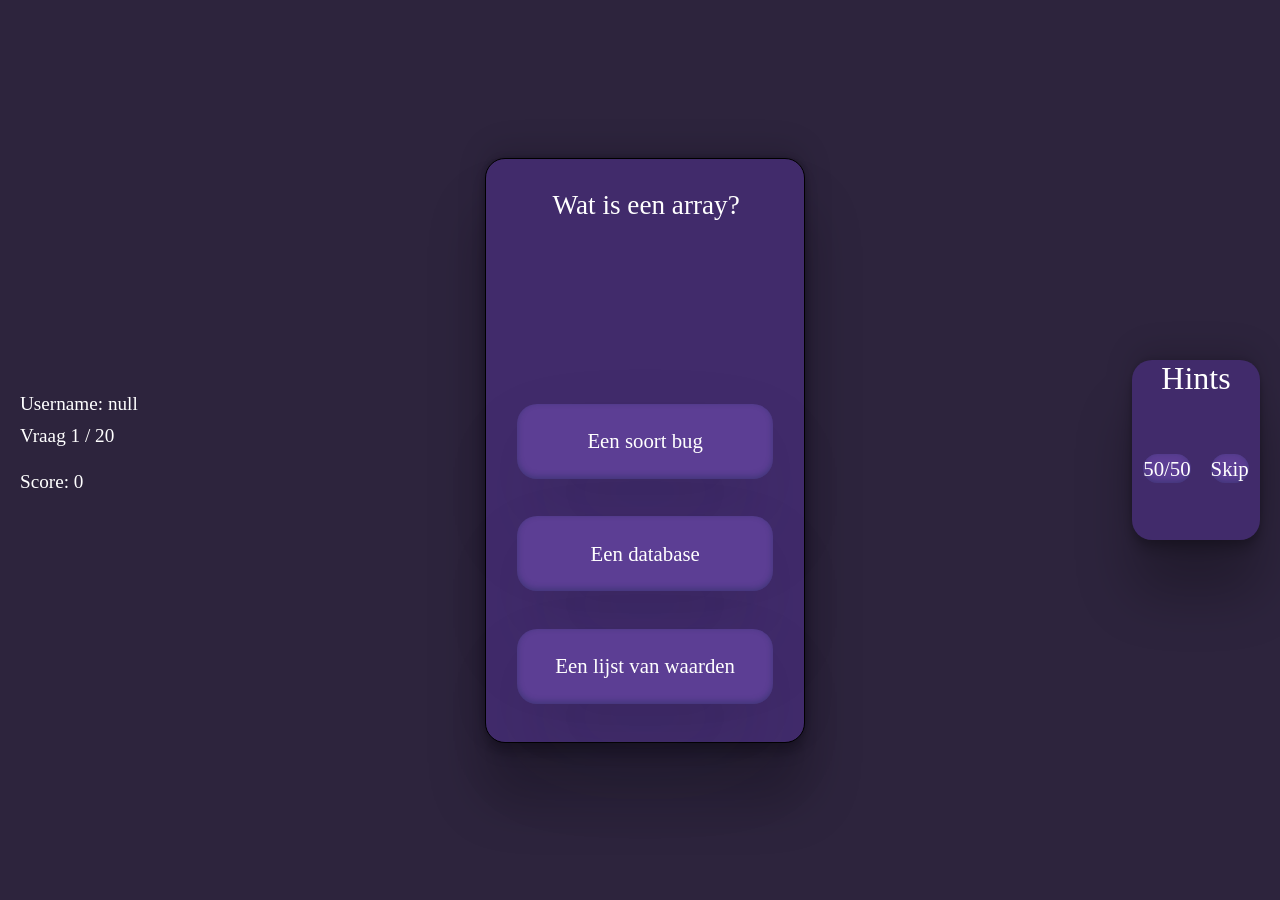
<file: quiz/index.html>
<!DOCTYPE html>
<html lang="en">
<head>
    <link rel="stylesheet" href="style.css">
    <meta charset="UTF-8">
    <meta name="viewport" content="width=device-width, initial-scale=1.0">
    <title>Document</title>
</head>
<body>
    <section>
        <div class="left">
            <div id="score"></div>
            <div id="CRNTQuestion"></div>
            <div id="name"></div>
        </div>
        <div id="container">
            <div id="textContainer">
                <p id="text">Lorem, ipsum dolor sit amet consectetur adipisicing elit?</p>
            </div>
            <button id="restartBtn" style="display:none;">Opnieuw starten</button>
            <br>
            <br>
            <button id="BackToMenu" style="display:none;">Terug Naar Menu</button>
            <div id="optionsContainer">
                <button>1</button>
                <button>2</button>
                <button>3</button>
            </div>
            <div id="feedback" class="hidden"></div>
            <div id="blur-background"></div>
            

        </div>
        <div class="right"></div>
        <div id="hintContainer">
            <p>Hints</p>
            <div id="buttons">
                <button id="50Btn">50/50</button>
                <button id="SkipBtn">Skip</button>
            </div>
        </div>
    </section>
    
    <script src="script.js" defer></script>
</body>
</html>
</file>
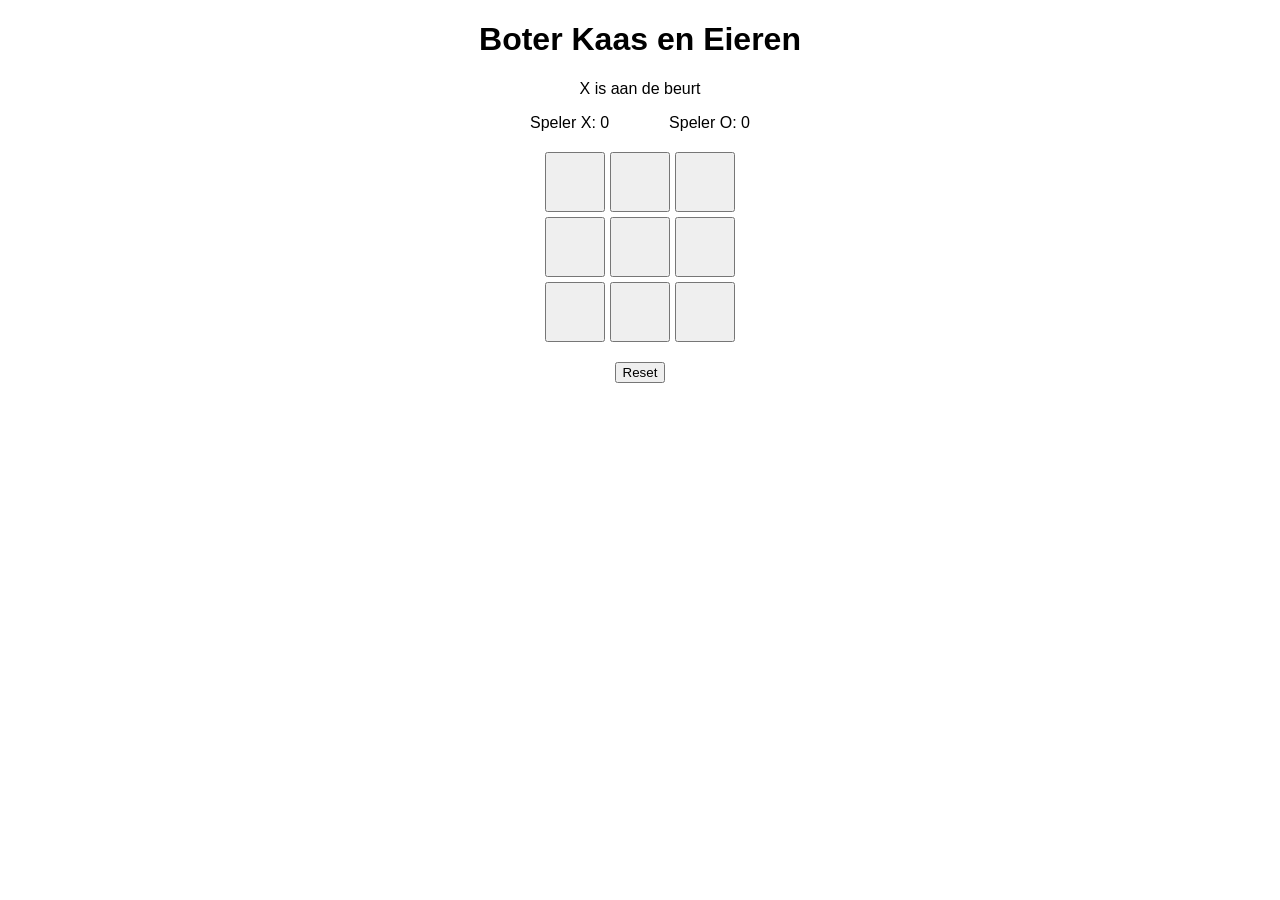
<file: TTT/index.html>
<!DOCTYPE html>
<html>
<head>
  <title>Boter Kaas en Eieren</title>
  <link rel="stylesheet" href="style.css">
</head>
<body>
<h1>Boter Kaas en Eieren</h1>
<p id="tekst">X is aan de beurt</p>

<div class="score">
  <p><span id="naamX">Speler X</span>: <span id="scoreX">0</span></p>
  <p><span id="naamO">Speler O</span>: <span id="scoreO">0</span></p>
</div>


  <div class="bord">
    <button class="vakje"></button>
    <button class="vakje"></button>
    <button class="vakje"></button>

    <button class="vakje"></button>
    <button class="vakje"></button>
    <button class="vakje"></button>

    <button class="vakje"></button>
    <button class="vakje"></button>
    <button class="vakje"></button>
  </div>

  <button id="reset">Reset</button>

  <script src="script.js"></script>
</body>
</html>
</file>
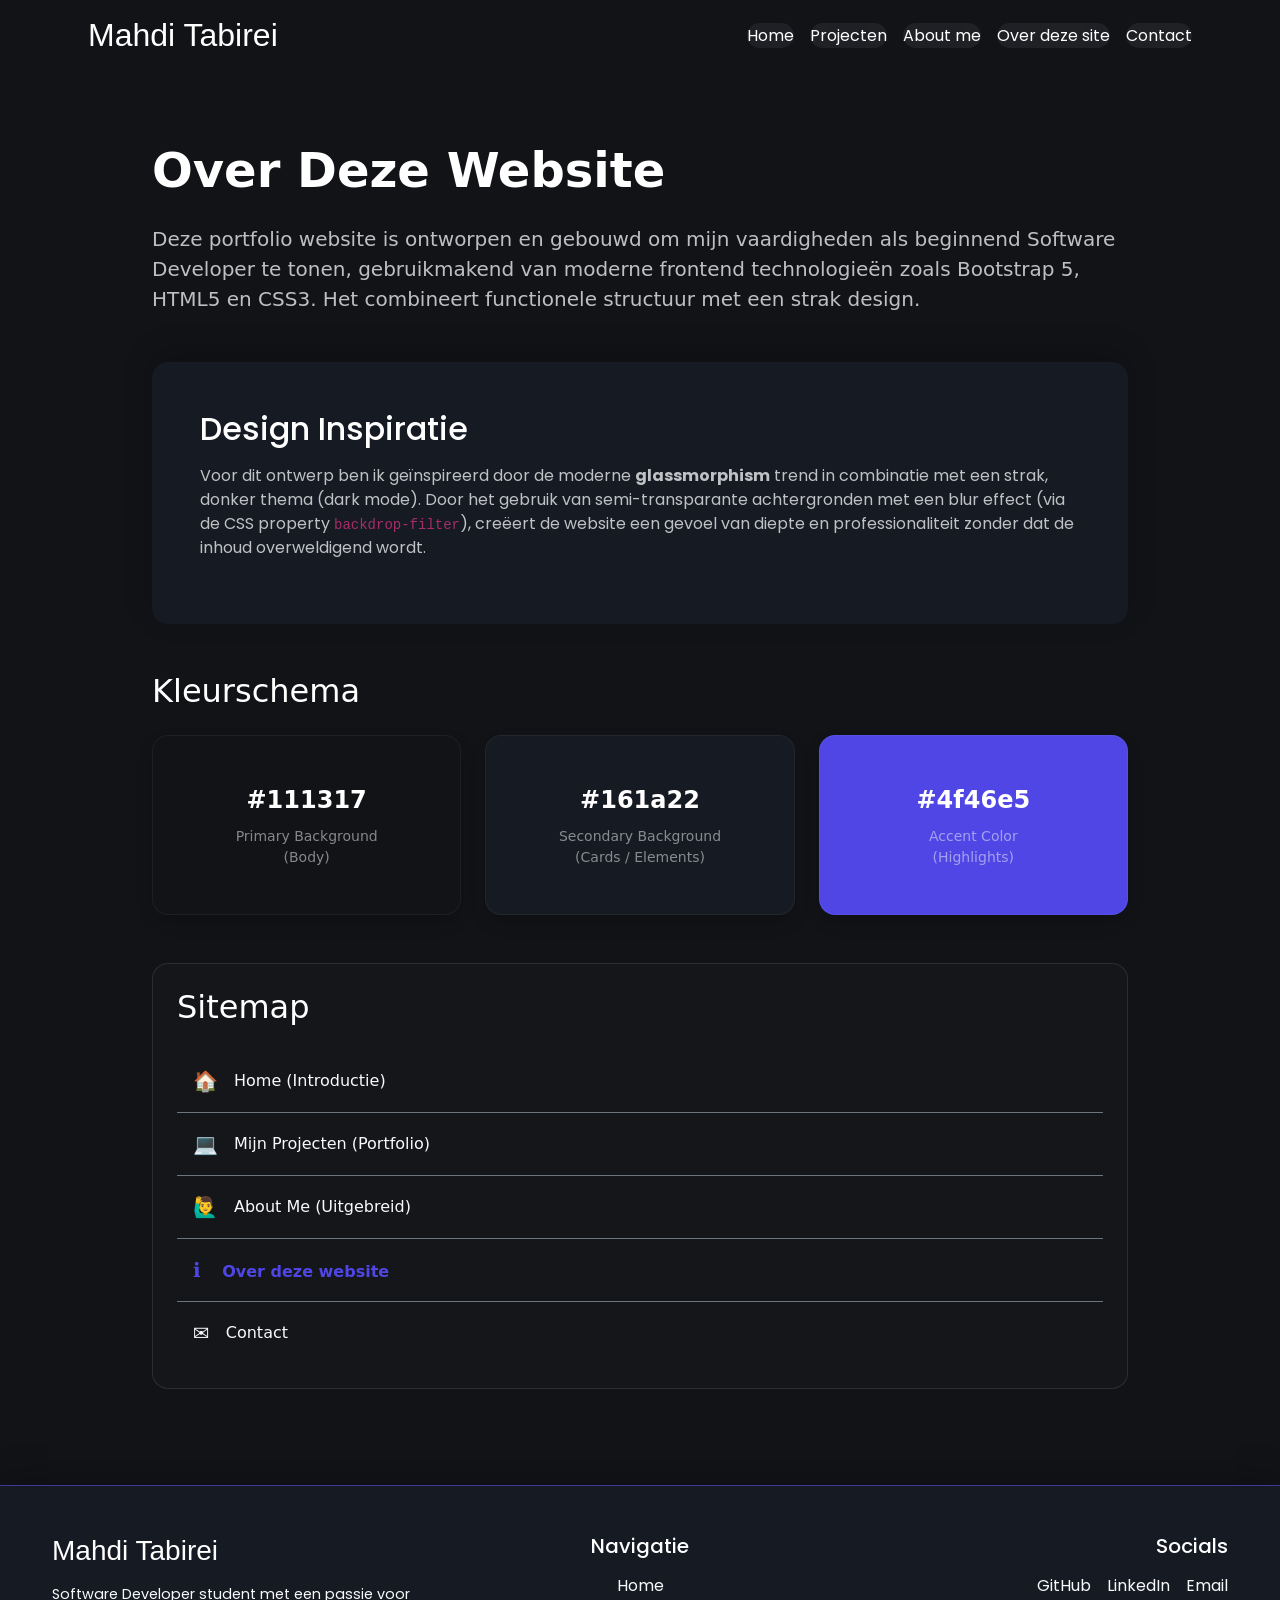
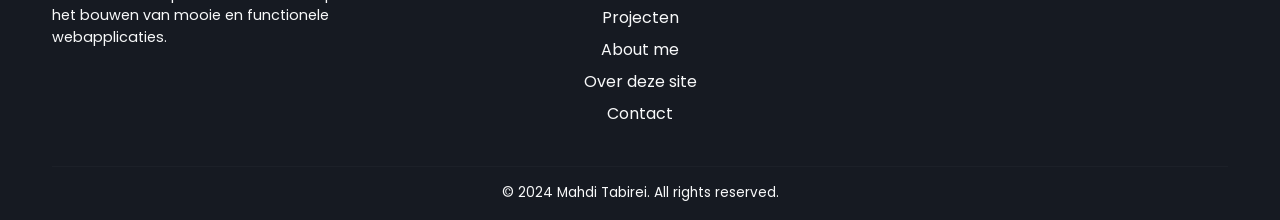
<file: about-site.html>
<!DOCTYPE html>
<html lang="nl">
<head>
    <link href="https://fonts.cdnfonts.com/css/bionix" rel="stylesheet">
    <link href="https://fonts.googleapis.com/css2?family=DM+Serif+Text&display=swap" rel="stylesheet">
    <link href="https://fonts.googleapis.com/css2?family=Inter:wght@400;600;700&display=swap" rel="stylesheet">
    <link href="https://fonts.googleapis.com/css2?family=Poppins:wght@400;600;700&display=swap" rel="stylesheet">

    <link href="https://cdn.jsdelivr.net/npm/bootstrap@5.3.2/dist/css/bootstrap.min.css" rel="stylesheet">
    <link rel="stylesheet" href="style.css">
    <meta charset="UTF-8">
    <meta name="viewport" content="width=device-width, initial-scale=1.0">
    <title>Over Deze Website</title>
</head>
<body class="d-flex flex-column min-vh-100">
    <header id="Nav-Header" class="navbar sticky-top d-flex justify-content-between align-items-center py-3 px-3 px-md-5 mx-auto w-100" style="max-width: 1200px;">
        <h1 class="mb-0 m-0">Mahdi Tabirei</h1>
        <div id="navC" class="d-flex flex-wrap gap-2 gap-md-3 align-items-center justify-content-center m-0">
            <nav><a href="index.html">Home</a></nav>
            <nav><a href="projects.html">Projecten</a></nav>
            <nav><a href="about.html">About me</a></nav>
            <nav><a href="about-site.html">Over deze site</a></nav>
            <nav><a href="contact.html">Contact</a></nav>
        </div>
    </header>

<main class="container mx-auto mt-4 flex-grow-1" style="max-width: 1200px;">
    <div class="row justify-content-center my-5">
        <div class="col-12 col-lg-10">
            <h1 class="display-5 fw-bold text-white mb-4">Over Deze Website</h1>
            <p class="text-light opacity-75 fs-5 mb-5">Deze portfolio website is ontworpen en gebouwd om mijn vaardigheden als beginnend Software Developer te tonen, gebruikmakend van moderne frontend technologieën zoals Bootstrap 5, HTML5 en CSS3. Het combineert functionele structuur met een strak design.</p>


            <section class="mb-5 p-4 p-md-5 rounded-4 custom-footer border-0">
                <h2 class="text-white mb-3">Design Inspiratie</h2>
                <p class="text-light opacity-75">Voor dit ontwerp ben ik geïnspireerd door de moderne <strong>glassmorphism</strong> trend in combinatie met een strak, donker thema (dark mode). Door het gebruik van semi-transparante achtergronden met een blur effect (via de CSS property <code>backdrop-filter</code>), creëert de website een gevoel van diepte en professionaliteit zonder dat de inhoud overweldigend wordt.</p>
            </section>


            <section class="mb-5">
                <h2 class="text-white mb-4">Kleurschema</h2>
                <div class="row g-4">
                    <div class="col-12 col-md-4">
                        <div class="p-4 rounded-4 d-flex flex-column align-items-center justify-content-center shadow" style="background-color: #111317; height: 180px; border: 1px solid rgba(255,255,255,0.05);">
                            <span class="fw-bold text-white fs-4 mb-2">#111317</span>
                            <span class="text-light opacity-50 small text-center">Primary Background<br>(Body)</span>
                        </div>
                    </div>
                    <div class="col-12 col-md-4">
                        <div class="p-4 rounded-4 d-flex flex-column align-items-center justify-content-center shadow" style="background-color: #161a22; height: 180px; border: 1px solid rgba(255,255,255,0.05);">
                            <span class="fw-bold text-white fs-4 mb-2">#161a22</span>
                            <span class="text-light opacity-50 small text-center">Secondary Background<br>(Cards / Elements)</span>
                        </div>
                    </div>
                    <div class="col-12 col-md-4">
                        <div class="p-4 rounded-4 d-flex flex-column align-items-center justify-content-center shadow" style="background-color: #4f46e5; height: 180px; border: 1px solid rgba(255,255,255,0.05);">
                            <span class="fw-bold text-white fs-4 mb-2">#4f46e5</span>
                            <span class="text-light opacity-50 small text-center">Accent Color<br>(Highlights)</span>
                        </div>
                    </div>
                </div>
            </section>


            <section class="mb-5 p-4 rounded-4" style="background-color: rgba(30,30,30,0.3); border: 1px solid rgba(255,255,255,0.1);">
                <h2 class="text-white mb-4">Sitemap</h2>
                <ul class="list-group list-group-flush bg-transparent">
                    <li class="list-group-item bg-transparent border-secondary py-3">
                        <a href="index.html" class="text-decoration-none text-light footer-link d-flex align-items-center">
                            <span class="me-3 fs-5">🏠</span> Home (Introductie)
                        </a>
                    </li>
                    <li class="list-group-item bg-transparent border-secondary py-3">
                        <a href="projects.html" class="text-decoration-none text-light footer-link d-flex align-items-center">
                            <span class="me-3 fs-5">💻</span> Mijn Projecten (Portfolio)
                        </a>
                    </li>
                    <li class="list-group-item bg-transparent border-secondary py-3">
                        <a href="about.html" class="text-decoration-none text-light footer-link d-flex align-items-center">
                            <span class="me-3 fs-5">🙋‍♂️</span> About Me (Uitgebreid)
                        </a>
                    </li>
                    <li class="list-group-item bg-transparent border-secondary py-3">
                        <a href="about-site.html" class="text-decoration-none text-light fw-bold" style="color: var(--accent-color) !important;">
                            <span class="me-3 fs-5">ℹ️</span> Over deze website
                        </a>
                    </li>
                    <li class="list-group-item bg-transparent border-0 py-3">
                        <a href="contact.html" class="text-decoration-none text-light footer-link d-flex align-items-center">
                            <span class="me-3 fs-5">✉️</span> Contact
                        </a>
                    </li>
                </ul>
            </section>

        </div>
    </div>
</main>

<footer class="mt-auto pt-5 pb-3 custom-footer">
    <div class="container mx-auto" style="max-width: 1200px;">
        <div class="row gy-4 mb-4">
            <div class="col-12 col-md-4 d-flex flex-column align-items-center align-items-md-start">
                <h3 class="mb-3 text-white" style="font-family: var(--head-font);">Mahdi Tabirei</h3>
                <p class="text-center text-md-start text-light" style="font-size: 0.9rem;">
                    Software Developer student met een passie voor het bouwen van mooie en functionele webapplicaties.
                </p>
            </div>
            <div class="col-12 col-md-4 d-flex flex-column align-items-center">
                <h5 class="mb-3 text-white">Navigatie</h5>
                <ul class="list-unstyled text-center d-flex flex-column gap-2">
                    <li><a href="index.html" class="text-decoration-none text-light footer-link">Home</a></li>
                    <li><a href="projects.html" class="text-decoration-none text-light footer-link">Projecten</a></li>
                    <li><a href="about.html" class="text-decoration-none text-light footer-link">About me</a></li>
                    <li><a href="about-site.html" class="text-decoration-none text-light footer-link">Over deze site</a></li>
                    <li><a href="contact.html" class="text-decoration-none text-light footer-link">Contact</a></li>
                </ul>
            </div>
            <div class="col-12 col-md-4 d-flex flex-column align-items-center align-items-md-end">
                <h5 class="mb-3 text-white">Socials</h5>
                <div class="d-flex gap-3">
                    <a href="#" class="text-decoration-none text-light footer-link">GitHub</a>
                    <a href="#" class="text-decoration-none text-light footer-link">LinkedIn</a>
                    <a href="mailto:placeholder@gmail.com" class="text-decoration-none text-light footer-link">Email</a>
                </div>
            </div>
        </div>
        <hr style="border-color: rgba(255,255,255,0.1);">
        <div class="text-center text-light mt-3" style="font-size: 0.85rem;">
            &copy; 2024 Mahdi Tabirei. All rights reserved.
        </div>
    </div>
</footer>


<script src="https://cdn.jsdelivr.net/npm/bootstrap@5.3.2/dist/js/bootstrap.bundle.min.js"></script>
</body>
</html>
</file>
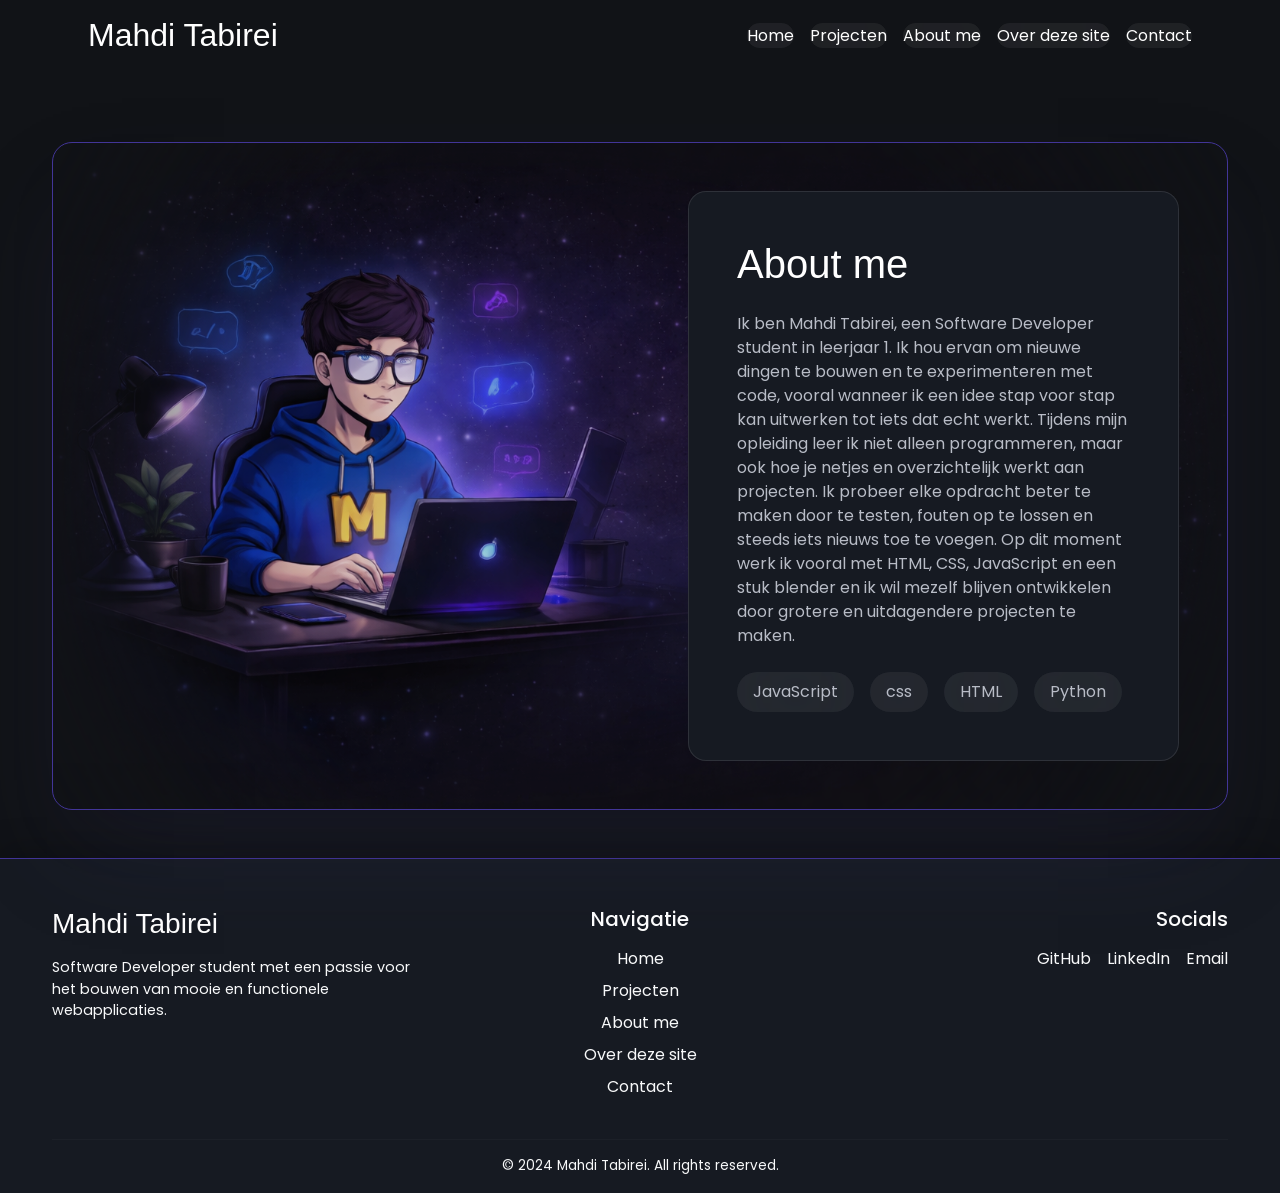
<file: about.html>
<!DOCTYPE html>
<html lang="nl">
<head>
    <link href="https://fonts.cdnfonts.com/css/bionix" rel="stylesheet">
    <link href="https://fonts.googleapis.com/css2?family=DM+Serif+Text&display=swap" rel="stylesheet">
    <link href="https://fonts.googleapis.com/css2?family=Inter:wght@400;600;700&display=swap" rel="stylesheet">
    <link href="https://fonts.googleapis.com/css2?family=Poppins:wght@400;600;700&display=swap" rel="stylesheet">

    <link href="https://cdn.jsdelivr.net/npm/bootstrap@5.3.2/dist/css/bootstrap.min.css" rel="stylesheet">
    <link rel="stylesheet" href="style.css">
    <meta charset="UTF-8">
    <meta name="viewport" content="width=device-width, initial-scale=1.0">
    <title>About Me</title>
</head>
<body class="d-flex flex-column min-vh-100">
    <header id="Nav-Header" class="navbar sticky-top d-flex justify-content-between align-items-center py-3 px-3 px-md-5 mx-auto w-100" style="max-width: 1200px;">
        <h1 class="mb-0 m-0">Mahdi Tabirei</h1>
        <div id="navC" class="d-flex flex-wrap gap-2 gap-md-3 align-items-center justify-content-center m-0">
            <nav><a href="index.html">Home</a></nav>
            <nav><a href="projects.html">Projecten</a></nav>
            <nav><a href="about.html">About me</a></nav>
            <nav><a href="about-site.html">Over deze site</a></nav>
            <nav><a href="contact.html">Contact</a></nav>
        </div>
    </header>

<div class="container mx-auto mt-4 flex-grow-1 d-flex align-items-center" style="max-width: 1200px;">
    <section id="about-me-container" class="my-5 mx-auto position-relative overflow-hidden w-100 p-0" style="min-height: 60vh;">
        <img src="img/overmijbackground.png" alt="" id="aboutme-bg-img" class="position-absolute w-100 h-100 top-0 start-0">
        <div class="row h-100 m-0 align-items-center position-relative z-1 py-5">
            <div class="col-12 col-md-6 ms-auto px-4 px-md-5">
                <div id="about-right" class="p-4 p-md-5">
                    <h1 id="right-title" class="mb-4">About me</h1>
                    <p id="right-about-text" class="fs-6">Ik ben Mahdi Tabirei, een Software Developer student in leerjaar 1. Ik hou ervan om nieuwe dingen te bouwen en te experimenteren met code, vooral wanneer ik een idee stap voor stap kan uitwerken tot iets dat echt werkt. Tijdens mijn opleiding leer ik niet alleen programmeren, maar ook hoe je netjes en overzichtelijk werkt aan projecten. Ik probeer elke opdracht beter te maken door te testen, fouten op te lossen en steeds iets nieuws toe te voegen. Op dit moment werk ik vooral met HTML, CSS, JavaScript en een stuk blender en ik wil mezelf blijven ontwikkelen door grotere en uitdagendere projecten te maken.</p>
                    <div id="right-about-chip" class="d-flex flex-wrap gap-3 mt-4">
                        <div class="right-chip p-2 px-3">JavaScript</div>
                        <div class="right-chip p-2 px-3">css</div>
                        <div class="right-chip p-2 px-3">HTML</div>
                        <div class="right-chip p-2 px-3">Python</div>
                    </div>
                </div>
            </div>
        </div>
    </section>
</div>

<footer class="mt-auto pt-5 pb-3 custom-footer">
    <div class="container mx-auto" style="max-width: 1200px;">
        <div class="row gy-4 mb-4">
            <div class="col-12 col-md-4 d-flex flex-column align-items-center align-items-md-start">
                <h3 class="mb-3 text-white" style="font-family: var(--head-font);">Mahdi Tabirei</h3>
                <p class="text-center text-md-start text-light" style="font-size: 0.9rem;">
                    Software Developer student met een passie voor het bouwen van mooie en functionele webapplicaties.
                </p>
            </div>
            <div class="col-12 col-md-4 d-flex flex-column align-items-center">
                <h5 class="mb-3 text-white">Navigatie</h5>
                <ul class="list-unstyled text-center d-flex flex-column gap-2">
                    <li><a href="index.html" class="text-decoration-none text-light footer-link">Home</a></li>
                    <li><a href="projects.html" class="text-decoration-none text-light footer-link">Projecten</a></li>
                    <li><a href="about.html" class="text-decoration-none text-light footer-link">About me</a></li>
                    <li><a href="about-site.html" class="text-decoration-none text-light footer-link">Over deze site</a></li>
                    <li><a href="contact.html" class="text-decoration-none text-light footer-link">Contact</a></li>
                </ul>
            </div>
            <div class="col-12 col-md-4 d-flex flex-column align-items-center align-items-md-end">
                <h5 class="mb-3 text-white">Socials</h5>
                <div class="d-flex gap-3">
                    <a href="#" class="text-decoration-none text-light footer-link">GitHub</a>
                    <a href="#" class="text-decoration-none text-light footer-link">LinkedIn</a>
                    <a href="mailto:placeholder@gmail.com" class="text-decoration-none text-light footer-link">Email</a>
                </div>
            </div>
        </div>
        <hr style="border-color: rgba(255,255,255,0.1);">
        <div class="text-center text-light mt-3" style="font-size: 0.85rem;">
            &copy; 2024 Mahdi Tabirei. All rights reserved.
        </div>
    </div>
</footer>


<script src="https://cdn.jsdelivr.net/npm/bootstrap@5.3.2/dist/js/bootstrap.bundle.min.js"></script>
</body>
</html>
</file>
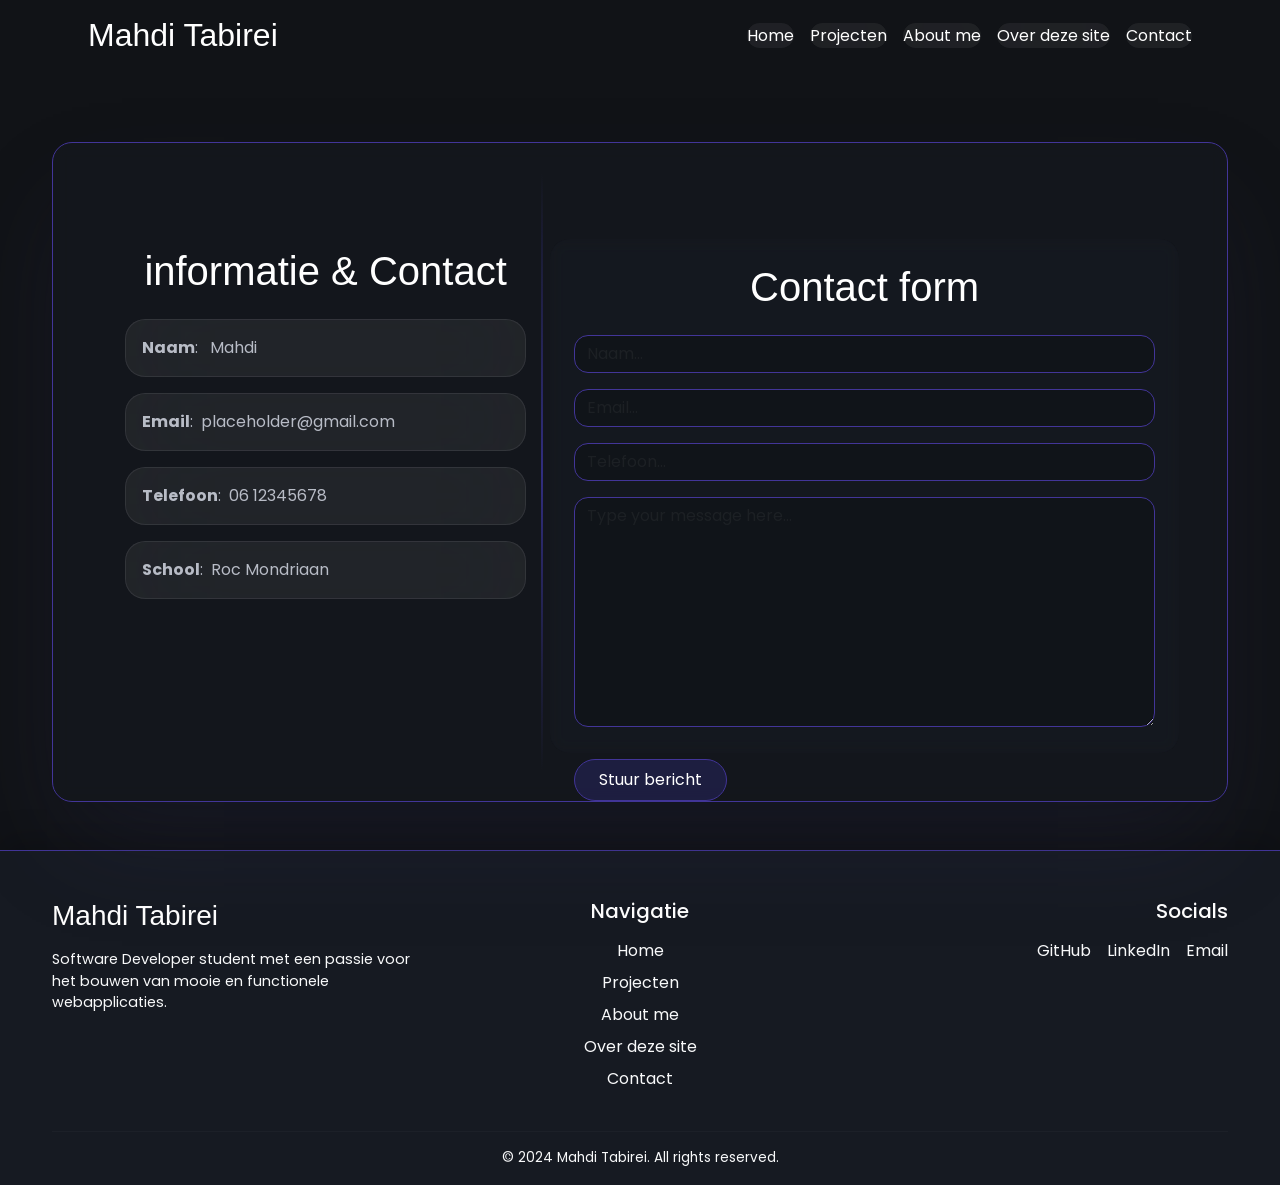
<file: contact.html>
<!DOCTYPE html>
<html lang="nl">
<head>
    <link href="https://fonts.cdnfonts.com/css/bionix" rel="stylesheet">
    <link href="https://fonts.googleapis.com/css2?family=DM+Serif+Text&display=swap" rel="stylesheet">
    <link href="https://fonts.googleapis.com/css2?family=Inter:wght@400;600;700&display=swap" rel="stylesheet">
    <link href="https://fonts.googleapis.com/css2?family=Poppins:wght@400;600;700&display=swap" rel="stylesheet">

    <link href="https://cdn.jsdelivr.net/npm/bootstrap@5.3.2/dist/css/bootstrap.min.css" rel="stylesheet">
    <link rel="stylesheet" href="style.css">
    <meta charset="UTF-8">
    <meta name="viewport" content="width=device-width, initial-scale=1.0">
    <title>Contact</title>
</head>
<body class="d-flex flex-column min-vh-100">
    <header id="Nav-Header" class="navbar sticky-top d-flex justify-content-between align-items-center py-3 px-3 px-md-5 mx-auto w-100" style="max-width: 1200px;">
        <h1 class="mb-0 m-0">Mahdi Tabirei</h1>
        <div id="navC" class="d-flex flex-wrap gap-2 gap-md-3 align-items-center justify-content-center m-0">
            <nav><a href="index.html">Home</a></nav>
            <nav><a href="projects.html">Projecten</a></nav>
            <nav><a href="about.html">About me</a></nav>
            <nav><a href="about-site.html">Over deze site</a></nav>
            <nav><a href="contact.html">Contact</a></nav>
        </div>
    </header>

<div class="container mx-auto mt-4 flex-grow-1 d-flex align-items-center justify-content-center" style="max-width: 1200px;">
    <section id="contact-container" class="my-5 p-4 p-md-5 row g-4 g-md-5 align-items-stretch position-relative w-100 mx-auto">
        <div id="information" class="col-12 col-md-5 pt-2">
            <h1 class="text-center text-md-center mb-4">informatie & Contact</h1>
            <div id="contact-chips" class="d-flex flex-column gap-3">
                <div class="contact-chip d-flex align-items-center p-3"><span style="font-weight: bold;">Naam</span>:&nbsp;&nbsp; Mahdi</div>
                <div class="contact-chip d-flex align-items-center p-3"><span style="font-weight: bold;">Email</span>:&nbsp; placeholder@gmail.com</div>
                <div class="contact-chip d-flex align-items-center p-3"><span style="font-weight: bold;">Telefoon</span>:&nbsp; 06 12345678</div>
                <div class="contact-chip d-flex align-items-center p-3"><span style="font-weight: bold;">School</span>:&nbsp; Roc Mondriaan</div>
            </div>
        </div>
        <div id="forms" class="col-12 col-md-7 pt-2 p-md-4">
            <h1 class="text-center text-md-center mb-4 w-100">Contact form</h1>
            <form action="" id="form" class="d-flex flex-column gap-3 w-100 h-100">
                <label for="name" class="visually-hidden">Naam</label>
                <input type="text" name="Name" id="name" placeholder="Naam..." class="form-control" required>
                <label for="email" class="visually-hidden">Email</label>
                <input type="email" name="Email" id="email" placeholder="Email..." class="form-control" required>
                <label for="tel" class="visually-hidden">Telefoon</label>
                <input type="tel" name="telefoon" id="tel" placeholder="Telefoon..." class="form-control" required>
                <label for="message" class="visually-hidden">Message</label>
                <textarea name="message" id="message" placeholder="Type your message here..." class="form-control flex-grow-1" rows="6" required></textarea>
                <button id="send-btn" type="submit" class="btn mt-3 align-self-start py-2 px-4">Stuur bericht</button>
            </form>
        </div>
    </section>
</div>

<footer class="mt-auto pt-5 pb-3 custom-footer">
    <div class="container mx-auto" style="max-width: 1200px;">
        <div class="row gy-4 mb-4">
            <div class="col-12 col-md-4 d-flex flex-column align-items-center align-items-md-start">
                <h3 class="mb-3 text-white" style="font-family: var(--head-font);">Mahdi Tabirei</h3>
                <p class="text-center text-md-start text-light" style="font-size: 0.9rem;">
                    Software Developer student met een passie voor het bouwen van mooie en functionele webapplicaties.
                </p>
            </div>
            <div class="col-12 col-md-4 d-flex flex-column align-items-center">
                <h5 class="mb-3 text-white">Navigatie</h5>
                <ul class="list-unstyled text-center d-flex flex-column gap-2">
                    <li><a href="index.html" class="text-decoration-none text-light footer-link">Home</a></li>
                    <li><a href="projects.html" class="text-decoration-none text-light footer-link">Projecten</a></li>
                    <li><a href="about.html" class="text-decoration-none text-light footer-link">About me</a></li>
                    <li><a href="about-site.html" class="text-decoration-none text-light footer-link">Over deze site</a></li>
                    <li><a href="contact.html" class="text-decoration-none text-light footer-link">Contact</a></li>
                </ul>
            </div>
            <div class="col-12 col-md-4 d-flex flex-column align-items-center align-items-md-end">
                <h5 class="mb-3 text-white">Socials</h5>
                <div class="d-flex gap-3">
                    <a href="#" class="text-decoration-none text-light footer-link">GitHub</a>
                    <a href="#" class="text-decoration-none text-light footer-link">LinkedIn</a>
                    <a href="mailto:placeholder@gmail.com" class="text-decoration-none text-light footer-link">Email</a>
                </div>
            </div>
        </div>
        <hr style="border-color: rgba(255,255,255,0.1);">
        <div class="text-center text-light mt-3" style="font-size: 0.85rem;">
            &copy; 2024 Mahdi Tabirei. All rights reserved.
        </div>
    </div>
</footer>


<script src="https://cdn.jsdelivr.net/npm/bootstrap@5.3.2/dist/js/bootstrap.bundle.min.js"></script>
</body>
</html>
</file>
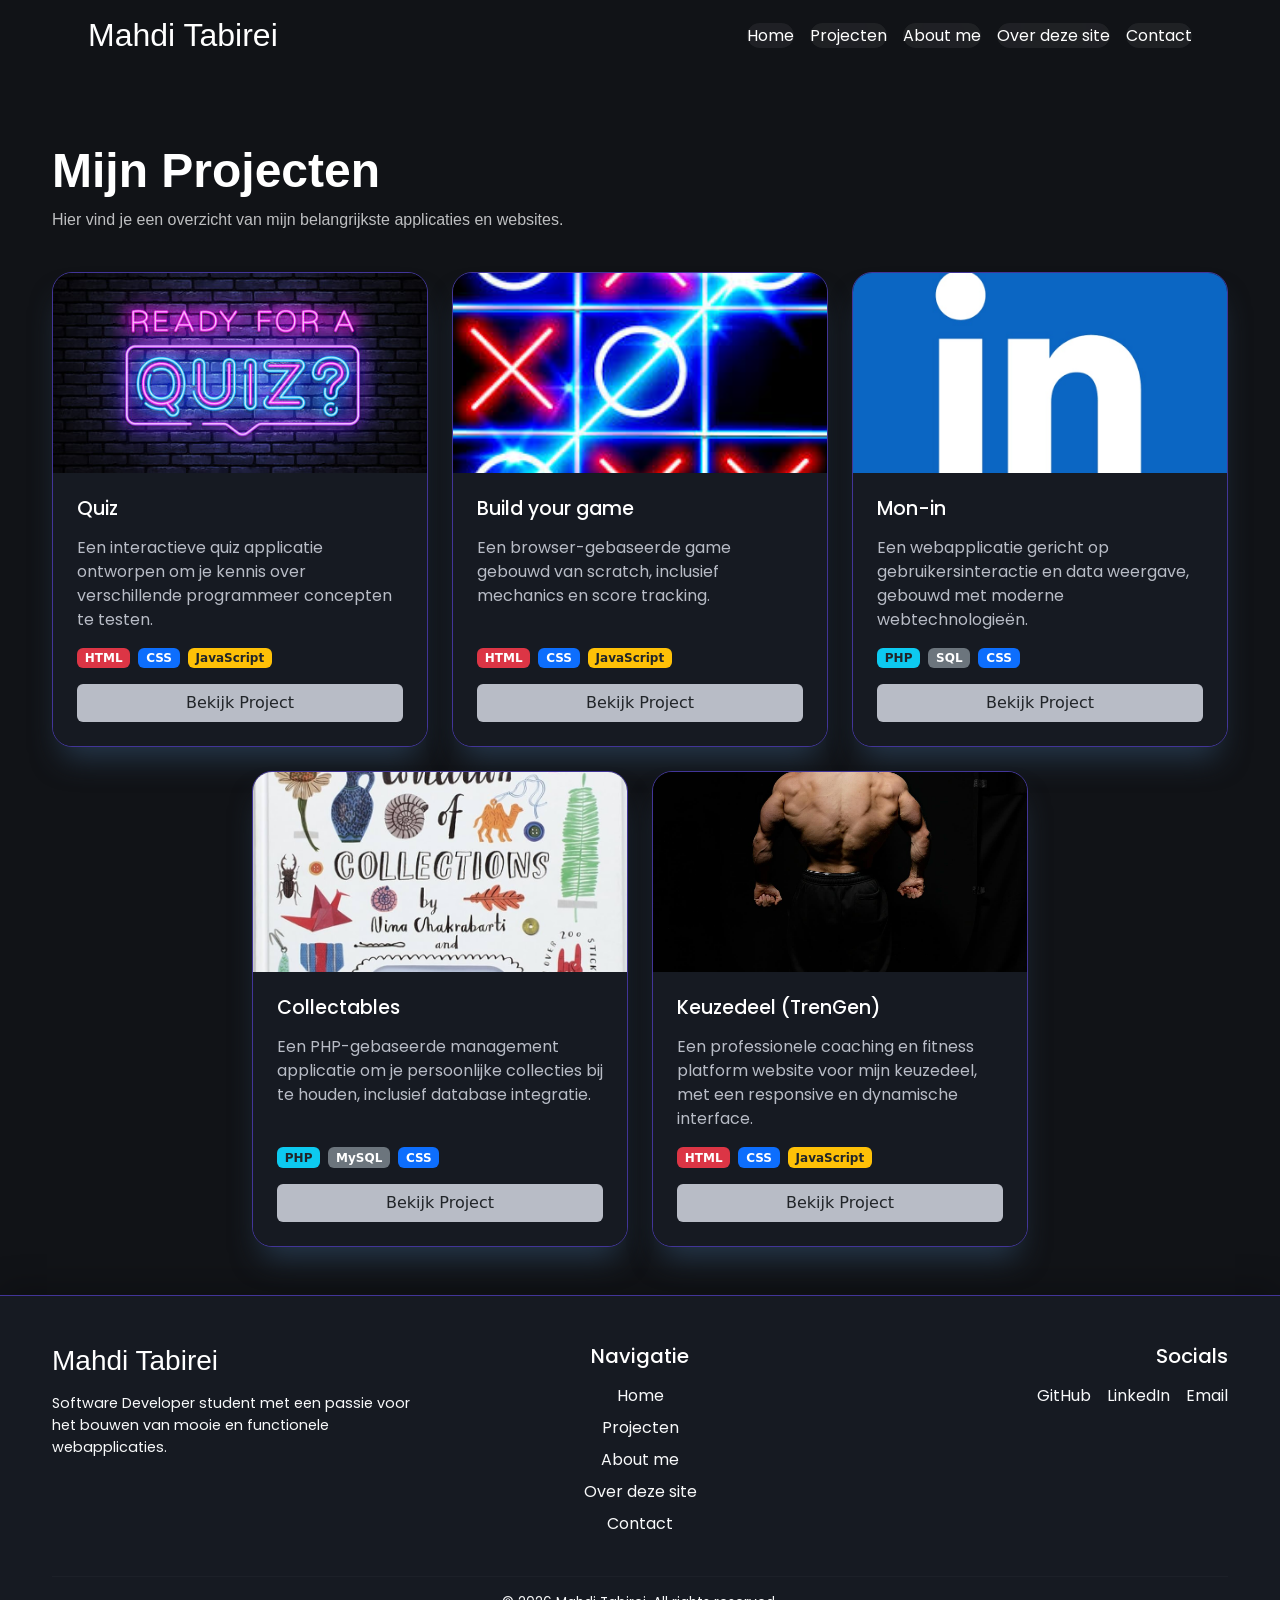
<file: projects.html>
<!DOCTYPE html>
<html lang="nl">
<head>
    <link href="https://fonts.cdnfonts.com/css/bionix" rel="stylesheet">
    <link href="https://fonts.googleapis.com/css2?family=DM+Serif+Text&display=swap" rel="stylesheet">
    <link href="https://fonts.googleapis.com/css2?family=Inter:wght@400;600;700&display=swap" rel="stylesheet">
    <link href="https://fonts.googleapis.com/css2?family=Poppins:wght@400;600;700&display=swap" rel="stylesheet">

    <link href="https://cdn.jsdelivr.net/npm/bootstrap@5.3.2/dist/css/bootstrap.min.css" rel="stylesheet">
    <link rel="stylesheet" href="style.css">
    <meta charset="UTF-8">
    <meta name="viewport" content="width=device-width, initial-scale=1.0">
    <title>Mijn Projecten</title>
</head>
<body class="d-flex flex-column min-vh-100">
    <header id="Nav-Header" class="navbar sticky-top d-flex justify-content-between align-items-center py-3 px-3 px-md-5 mx-auto w-100" style="max-width: 1200px;">
        <h1 class="mb-0 m-0">Mahdi Tabirei</h1>
        <div id="navC" class="d-flex flex-wrap gap-2 gap-md-3 align-items-center justify-content-center m-0">
            <nav><a href="index.html">Home</a></nav>
            <nav><a href="projects.html">Projecten</a></nav>
            <nav><a href="about.html">About me</a></nav>
            <nav><a href="about-site.html">Over deze site</a></nav>
            <nav><a href="contact.html">Contact</a></nav>
        </div>
    </header>

<main class="container mx-auto mt-4 flex-grow-1" style="max-width: 1200px;">
    <section id="project-container" class="my-5 d-flex flex-column">
        <div id="Project-title" class="mb-4">
            <h1 class="display-5 fw-bold text-white">Mijn Projecten</h1>
            <p class="text-light opacity-75">Hier vind je een overzicht van mijn belangrijkste applicaties en websites.</p>
        </div>
        <div id="card-container" class="row g-4 justify-content-center align-items-stretch">
            

            <div class="col-12 col-md-6 col-lg-4">
                <div class="card custom-card text-white h-100 border-0 bg-transparent position-relative">
                    <img src="img/quiz.jpg" alt="Quiz applicatie interface" class="card-img-top" style="object-fit: cover; height: 200px;">
                    <div class="card-body p-4 d-flex flex-column">
                        <h2 class="card-title h5 mb-3">Quiz</h2>
                        <p class="card-text flex-grow-1">Een interactieve quiz applicatie ontworpen om je kennis over verschillende programmeer concepten te testen.</p>
                        <div class="mb-3 d-flex flex-wrap gap-2">
                            <span class="badge bg-danger">HTML</span>
                            <span class="badge bg-primary">CSS</span>
                            <span class="badge bg-warning text-dark">JavaScript</span>
                        </div>
                        <a href="quiz/index.html" class="btn w-100 mt-auto text-dark" style="background-color: var(--main-text-color);" target="_blank" rel="noopener noreferrer">Bekijk Project</a>
                    </div>
                </div>
            </div>


            <div class="col-12 col-md-6 col-lg-4">
                <div class="card custom-card text-white h-100 border-0 bg-transparent position-relative">
                    <img src="img/image.png" alt="Game project interface" class="card-img-top" style="object-fit: cover; height: 200px;">
                    <div class="card-body p-4 d-flex flex-column">
                        <h2 class="card-title h5 mb-3">Build your game</h2>
                        <p class="card-text flex-grow-1">Een browser-gebaseerde game gebouwd van scratch, inclusief mechanics en score tracking.</p>
                        <div class="mb-3 d-flex flex-wrap gap-2">
                            <span class="badge bg-danger">HTML</span>
                            <span class="badge bg-primary">CSS</span>
                            <span class="badge bg-warning text-dark">JavaScript</span>
                        </div>
                        <a href="TTT/index.html" class="btn w-100 mt-auto text-dark" style="background-color: var(--main-text-color);" target="_blank" rel="noopener noreferrer">Bekijk Project</a>
                    </div>
                </div>
            </div>


            <div class="col-12 col-md-6 col-lg-4">
                <div class="card custom-card text-white h-100 border-0 bg-transparent position-relative">
                    <img src="img/linkedin_logo.png" class="card-img-top" alt="Mon-in Project" style="height: 200px; object-fit: cover;">
                    <div class="card-body p-4 d-flex flex-column">
                        <h2 class="card-title h5 mb-3">Mon-in</h2>
                        <p class="card-text flex-grow-1">Een webapplicatie gericht op gebruikersinteractie en data weergave, gebouwd met moderne webtechnologieën.</p>
                        <div class="mb-3 d-flex flex-wrap gap-2">
                            <span class="badge bg-info text-dark">PHP</span>
                            <span class="badge bg-secondary">SQL</span>
                            <span class="badge bg-primary">CSS</span>
                        </div>
                        <a href="https://github.com/ROCMondriaanTIN/sd25-p03-proj-mon-in-anabolic-code.git" class="btn w-100 mt-auto text-dark" style="background-color: var(--main-text-color);" target="_blank" rel="noopener noreferrer">Bekijk Project</a>
                    </div>
                </div>
            </div>


            <div class="col-12 col-md-6 col-lg-4">
                <div class="card custom-card text-white h-100 border-0 bg-transparent position-relative">
                    <img src="img/collection_cover.jpg" class="card-img-top" alt="Collectables Project" style="height: 200px; object-fit: cover;">
                    <div class="card-body p-4 d-flex flex-column">
                        <h2 class="card-title h5 mb-3">Collectables</h2>
                        <p class="card-text flex-grow-1">Een PHP-gebaseerde management applicatie om je persoonlijke collecties bij te houden, inclusief database integratie.</p>
                        <div class="mb-3 d-flex flex-wrap gap-2">
                            <span class="badge bg-info text-dark">PHP</span>
                            <span class="badge bg-secondary">MySQL</span>
                            <span class="badge bg-primary">CSS</span>
                        </div>
                        <a href="https://github.com/ROCMondriaanTIN/sd25-project-p04-collectables-anaboliccode.git" class="btn w-100 mt-auto text-dark" style="background-color: var(--main-text-color);" target="_blank" rel="noopener noreferrer">Bekijk Project</a>
                    </div>
                </div>
            </div>


            <div class="col-12 col-md-6 col-lg-4">
                <div class="card custom-card text-white h-100 border-0 bg-transparent position-relative">
                    <img src="img/download.jpg" alt="TrenGen fitness platform" class="card-img-top" style="object-fit: cover; height: 200px;">
                    <div class="card-body p-4 d-flex flex-column">
                        <h2 class="card-title h5 mb-3">Keuzedeel (TrenGen)</h2>
                        <p class="card-text flex-grow-1">Een professionele coaching en fitness platform website voor mijn keuzedeel, met een responsive en dynamische interface.</p>
                        <div class="mb-3 d-flex flex-wrap gap-2">
                            <span class="badge bg-danger">HTML</span>
                            <span class="badge bg-primary">CSS</span>
                            <span class="badge bg-warning text-dark">JavaScript</span>
                        </div>
                        <a href="https://github.com/TMahdi-tech/TrenGen.git" class="btn w-100 mt-auto text-dark" style="background-color: var(--main-text-color);" target="_blank" rel="noopener noreferrer">Bekijk Project</a>
                    </div>
                </div>
            </div>

        </div>
    </section>
</main>

<footer class="mt-auto pt-5 pb-3 custom-footer">
    <div class="container mx-auto" style="max-width: 1200px;">
        <div class="row gy-4 mb-4">
            <div class="col-12 col-md-4 d-flex flex-column align-items-center align-items-md-start">
                <h3 class="mb-3 text-white" style="font-family: var(--head-font);">Mahdi Tabirei</h3>
                <p class="text-center text-md-start text-light" style="font-size: 0.9rem;">
                    Software Developer student met een passie voor het bouwen van mooie en functionele webapplicaties.
                </p>
            </div>
            <div class="col-12 col-md-4 d-flex flex-column align-items-center">
                <h5 class="mb-3 text-white">Navigatie</h5>
                <ul class="list-unstyled text-center d-flex flex-column gap-2">
                    <li><a href="index.html" class="text-decoration-none text-light footer-link">Home</a></li>
                    <li><a href="projects.html" class="text-decoration-none text-light footer-link">Projecten</a></li>
                    <li><a href="about.html" class="text-decoration-none text-light footer-link">About me</a></li>
                    <li><a href="about-site.html" class="text-decoration-none text-light footer-link">Over deze site</a></li>
                    <li><a href="contact.html" class="text-decoration-none text-light footer-link">Contact</a></li>
                </ul>
            </div>
            <div class="col-12 col-md-4 d-flex flex-column align-items-center align-items-md-end">
                <h5 class="mb-3 text-white">Socials</h5>
                <div class="d-flex gap-3">
                    <a href="#" class="text-decoration-none text-light footer-link">GitHub</a>
                    <a href="#" class="text-decoration-none text-light footer-link">LinkedIn</a>
                    <a href="mailto:placeholder@gmail.com" class="text-decoration-none text-light footer-link">Email</a>
                </div>
            </div>
        </div>
        <hr style="border-color: rgba(255,255,255,0.1);">
        <div class="text-center text-light mt-3" style="font-size: 0.85rem;">
            &copy; 2026 Mahdi Tabirei. All rights reserved.
        </div>
    </div>
</footer>


<script src="https://cdn.jsdelivr.net/npm/bootstrap@5.3.2/dist/js/bootstrap.bundle.min.js"></script>
</body>
</html>
</file>
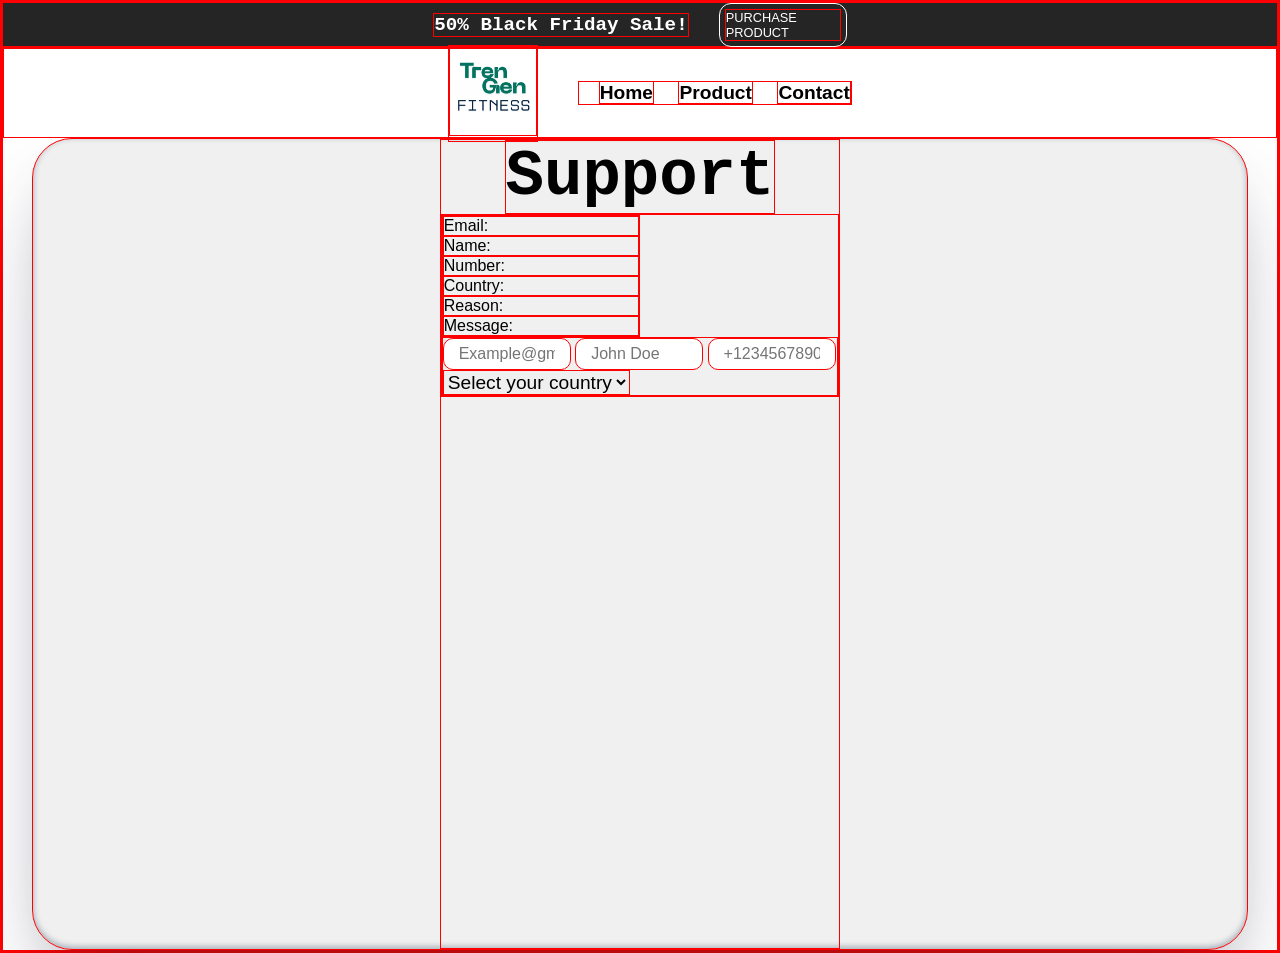
<file: website/contact.html>
<!DOCTYPE html>
<html lang="en">
<head>
    <link rel="stylesheet" href="contactstyle.css">
    <meta charset="UTF-8">
    <meta name="viewport" content="width=device-width, initial-scale=1.0">
    <title>Document</title>
</head>
<body>
    <div id="sale">
        <h1 class="hidden">50% Black Friday Sale!</h1>
        <p class="hidden"><a href="">PURCHASE PRODUCT</a></p>
    </div>
    <section>
        <header>
            <a id="header-img" href="index.html"><img src="img/FEEL MORE ENERGETIC AND BURN FAT IN 10 DAYS (1).png" alt=""></a>
            <nav>
                <a href="index.html">Home</a>
                <a href="#">Product</a>
                <a href="contact.html">Contact</a>
            </nav>
        </header>
        <section class="container">
        <div class="support-form">
            <h1>Support</h1>
            <form action="" method="get">
                <div id="labels">
                    <label for="Email">Email:</label>
                    <label for="Name">Name:</label>
                    <label for="Number">Number:</label>
                    <label for="country">Country:</label>
                    <label for="Reason">Reason:</label>
                    <label for="Message">Message:</label>
                </div>
                <div id="inputs">
                    <input type="email" name="Email" placeholder="Example@gmail.com" required id="Email">
                    <input type="text" name="Name" id="Name" required placeholder="John Doe">
                    <input type="tel" name="Number" id="Number" required placeholder="+1234567890">
                    <select name="Reason" id="Reason" required>
                        <option value="select" selected disabled hidden>Select your country</option>
                        <option value="US">United States</option>
                        <option value="UK">United Kingdom</option>
                        <option value="NL">Netherlands</option>
                        <option value="CA">Canada</option>
                        <option value="AU">Australia</option>
                </div>
            </form>
            </div>
                <div class="support-img">
                    <img src="img/contact-jeff-nippard.png" alt="">
                </div>
        </section>



</body>
</html>
</file>
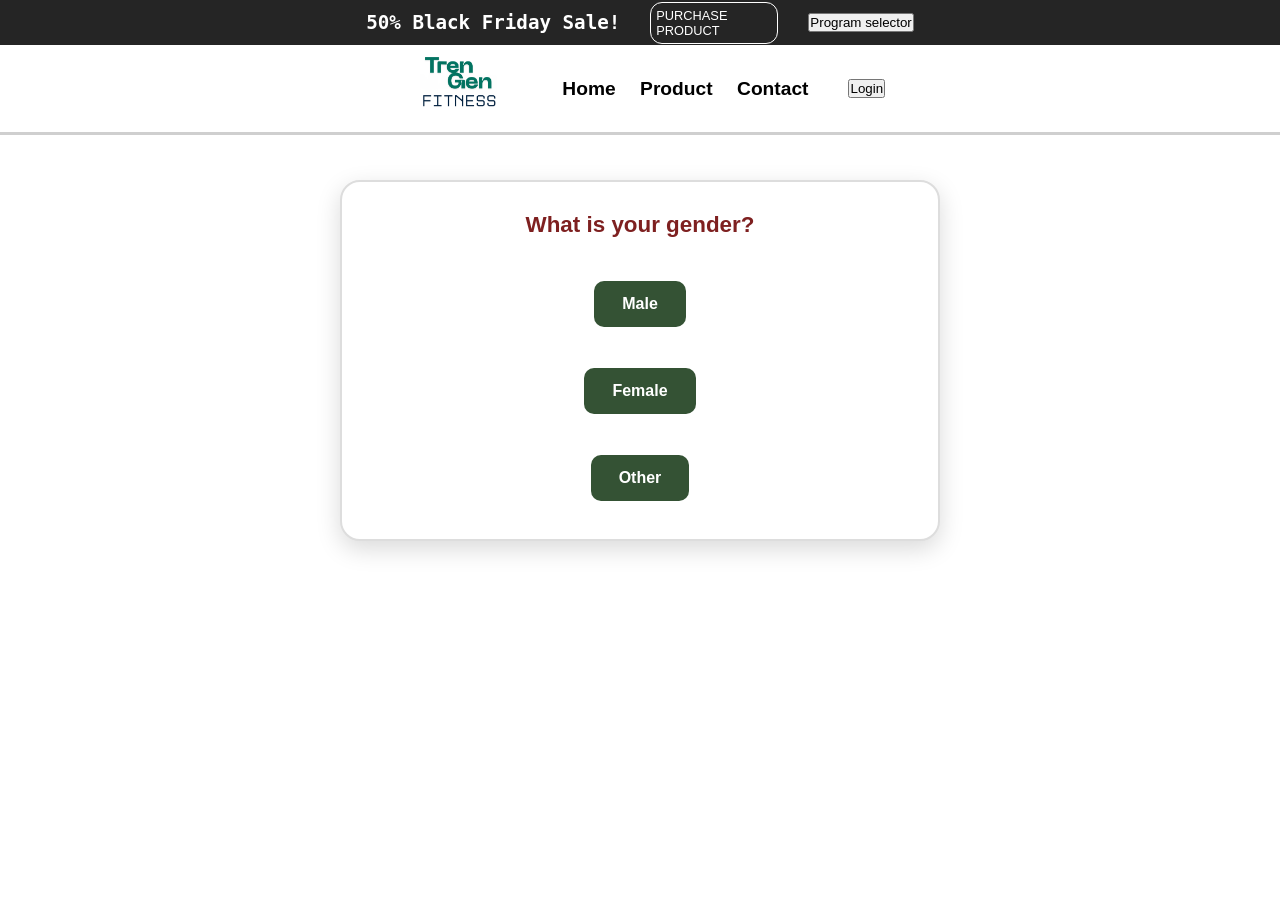
<file: website/selector.html>
<!DOCTYPE html>
<html lang="en">
<head>
  <meta charset="UTF-8">
  <meta name="viewport" content="width=device-width, initial-scale=1.0">
  <title>Training Selector</title>
  <link rel="stylesheet" href="selectorstyle.css">

</head>
<body>
<div id="sale">
        <h1 class="hidden">50% Black Friday Sale!</h1>
        <p class="hidden"><a href="">PURCHASE PRODUCT</a></p>
        <button onclick="window.location.href='Selector.html'">Program selector</button>
    </div>
    <section>
        <header>
            <a id="header-img" href="index.html"><img src="img/FEEL MORE ENERGETIC AND BURN FAT IN 10 DAYS (1).png" alt=""></a>
            <nav>
                <a href="#">Home</a>
                <a href="#">Product</a>
                <a href="contact.html">Contact</a>
            </nav>
            <button onclick="window.location.href='login.html'"> Login</button>
        </header>

  <main>
    <div class="questionContainer">
        
    </div>

  </main>

  <script src="quiz.js"></script>
</body>
</html>
</file>
<file: quiz/style.css>
* {
    margin: 0;
    padding: 0;
    box-sizing: border-box;
    font-family: cursive;
}


body {
    overflow: hidden;
    background-color: #2d243d;
}

section {
    display: flex;
    justify-content: center;
    align-items: center;
    height: 100vh;
    width:100vw ;
}
div > #optionsContainer {
    display: flex;
    justify-content: center;
    align-items: center;
}

#container {
    border: 1px solid black;
    height: 65vh;
    width: 25vw;
    display: flex;
    flex-direction: column;
    background-color: #412B6B;
    border-radius: 20px;
    box-shadow: rgba(0, 0, 0, 0.25) 0px 54px 55px, rgba(0, 0, 0, 0.12) 0px -12px 30px, rgba(0, 0, 0, 0.12) 0px 4px 6px, rgba(0, 0, 0, 0.17) 0px 12px 13px, rgba(0, 0, 0, 0.09) 0px -3px 5px;
    align-items: center;
    justify-content: center;
}
#textContainer {
    height: 20vh;
    width: 25vw;
    color: white;
    font-size: 1.7rem;
    margin-left: auto;
    margin-right: auto;
    padding: 10%;
    text-align: center;
}
#optionsContainer {
    flex-direction: column;
    height: 45vh;
    width: 25vw;
    gap: 10%;
}
button {
    font-size: 1.4rem;
    width: 80%;
    height: 20%;
    border-radius: 20px;
    background-color: #5C3E94;
    transition: all ease-in-out 0.2s;
    border: none;
    color: white;
    box-shadow: rgba(50, 50, 93, 0.25) 0px 50px 100px -20px, rgba(0, 0, 0, 0.3) 0px 30px 60px -30px, rgba(10, 37, 64, 0.35) 0px -2px 6px 0px inset;
    font-size: 1.3rem;
}
button:hover {
    scale:1.06;
    background-color: #8d62dd;
}
#feedback {
    z-index: 100;
position: fixed;
display: flex;
justify-self: center;
align-self: center;
  font-size: 1.4rem;
  font-weight: bold;
  padding: 12px;
  border-radius: 10px;
  margin-top: 20px;
  opacity: 0;
  transform: scale(0.90);
  top: 0;
  bottom: 0;
  transition: opacity 0.4s ease, transform 0.4s ease;
}

#feedback.correct {
  background: #28a745;
}

#feedback.wrong {
    background: #dc3545;
}

#feedback.show {
    opacity: 1;
    transform: scale(1);
}

.hidden {
    display: none;
}
#blur-background {
    backdrop-filter: blur(5px) ;
    display: none;
    height: 100vh;
    width: 100vw;
    position: fixed;
    top: 0;
}
.left {
    color: white;
    font-size: 1.2rem;
    width: 50%;
    height: 100vh;
    display: flex;
    display: flex;
    justify-content: center;
    flex-direction: column-reverse;
    gap: 10px;
    padding: 20px;

}
.right {
    width: 50%;
    height: 100vh;
}
#score {
    height: 50px;
    display: flex;
    align-items: center;
}

#hintContainer{ 
    margin: 20px;
    position: fixed;
    right: 0;
    width: 10%;
    height: 20%;
    display: flex;
    justify-content: center;
    align-items: center;
    flex-direction: column;
        background-color: #412B6B;
    border-radius: 20px;
    box-shadow: rgba(0, 0, 0, 0.25) 0px 54px 55px, rgba(0, 0, 0, 0.12) 0px -12px 30px, rgba(0, 0, 0, 0.12) 0px 4px 6px, rgba(0, 0, 0, 0.17) 0px 12px 13px, rgba(0, 0, 0, 0.09) 0px -3px 5px;
    color: white;
    font-size: 2rem;
    
}
#hintContainer > #buttons{
    height: 100%;
    width: 80%;
    display: flex;
    justify-content: center;
    align-items: center;
    gap: 20px;
}

#hintContainer > #buttons button{
    width: 100%;
}
</file>
<file: TTT/style.css>
body {
  font-family: Arial;
  text-align: center;
}

.bord {
  width: 190px;
  margin: 20px auto;
  display: grid;
  grid-template-columns: repeat(3, 60px);
  gap: 5px;
}

.vakje {
  width: 60px;
  height: 60px;
  font-size: 30px;
}
.score {
  width: 220px;
  margin: 10px auto;
  display: flex;
  justify-content: space-between;
}
.score p { margin: 0; }
</file>
<file: style.css>
body {
  background-color: var(--main-bg-color);
  overflow-x: hidden;
}
html {
  scroll-behavior: smooth;
}

:root {
  --Head-text: #ffffff;
  --main-bg-color: #111317;
  --secondary-bg-color: #161a22;
  --main-text-color: #b8bcc6;
  --accent-color: #4f46e5;
  --border-color: #423598;

  --head-font: "bionix", sans-serif;
  --paragraph-font: "Poppins", sans-serif;
}

#Nav-Header {
  background-color: var(--main-bg-color);
  z-index: 999;
}

#Nav-Header > h1 {
  font-family: "bionix", sans-serif;
  color: var(--Head-text);
  font-size: 2rem;
}

#navC nav {
  background-color: #ffffff10;
  backdrop-filter: blur(50px);
  border-radius: 15px;
  font-family: "DM Serif Text", serif;
  transition: transform 0.2s ease, background-color 0.2s ease;
}

#navC nav:hover {
  transform: scale(1.08);
  background-color: rgba(79, 70, 229, 0.18);
}

#navC a {
  font-family: var(--paragraph-font);
  text-decoration: none;
  color: var(--Head-text);
}

#left img {
  width: 300px;
  height: 300px;
  border-radius: 50%;
  object-fit: cover;
  border: 2px solid var(--border-color);
}

#about-content-container {
  border: 1px solid var(--border-color);
  border-radius: 20px;
  background-color: var(--secondary-bg-color);
  box-shadow: rgba(50, 50, 93, 0.25) 0px 50px 100px -20px, rgba(0, 0, 0, 0.3) 0px 30px 60px -30px;
}

#chip {
  border-radius: 20px;
  background: rgba(255, 255, 255, 0.06);
  border: 1px solid var(--border-color);
  color: var(--Head-text);
  font-weight: 200;
  margin-bottom: 14px;
  font-family: var(--paragraph-font);
  padding: 10px 14px;
}

#about-title {
  font-family: "Bionix", sans-serif;
  color: var(--Head-text);
  font-size: 3rem;
  letter-spacing: 0.5px;
  text-transform: uppercase;
}

#about-text {
  font-family: var(--paragraph-font);
  color: var(--main-text-color);
}

#about-text span {
  font-weight: bold;
}

#about-project-btn {
  border: 1px solid var(--border-color);
  background-color: var(--accent-color);
  font-size: 15px;
  border-radius: 50px;
  color: rgb(13, 10, 10);
  font-family: var(--paragraph-font);
  transition: all ease-in-out 0.2s;
}

#about-project-btn:hover {
  scale: 1.1;
  background-color: #c5c3ec;
  color: rgb(13, 10, 10);
}

#about-contact-btn {
  border: 1px solid var(--border-color);
  background-color: var(--secondary-bg-color);
  font-size: 15px;
  border-radius: 50px;
  color: var(--main-text-color);
  font-family: var(--paragraph-font);
  transition: all ease-in-out 0.2s;
}

#about-contact-btn:hover {
  scale: 1.1;
  color: var(--main-text-color);
}

#about-contact-btn a {
  color: var(--main-text-color);
}

#skills-title {
  font-family: var(--head-font);
  color: var(--Head-text);
}

.skill-chip {
  border-radius: 20px;
  background: rgba(255, 255, 255, 0.06);
  border: 1px solid var(--border-color);
  color: var(--main-text-color);
  font-family: var(--paragraph-font);
  width: 100px;
  height: 60px;
}

#Project-title {
  color: var(--Head-text);
  font-family: var(--head-font);
}

.custom-card {
  border: 1px solid var(--border-color) !important;
  border-radius: 20px !important;
  overflow: hidden;
  box-shadow: rgb(38, 57, 77) 0px 20px 30px -10px;
  background-color: var(--secondary-bg-color) !important;
}

.custom-card img.card-img-top,
.custom-card svg.card-img-top {
  width: 100%;
  object-fit: cover;
}

.custom-card .card-body {
  width: 100%;
  z-index: 2;
  background: var(--secondary-bg-color);
}

.custom-card .card-title {
  font-family: var(--paragraph-font);
  font-size: 1.2rem;
  color: white;
}

.custom-card .card-text {
  font-family: var(--paragraph-font);
  color: var(--main-text-color);
}

#Learnmore-btn {
  height: 50px;
  background-color: #ffffff10;
  backdrop-filter: blur(3px);
  border-radius: 30px;
  border: transparent 1px;
  transition: all ease-in-out 0.2s;
  padding: 0 20px;
}

#Learnmore-btn:hover {
  transform: translateY(-2px) scale(1.02);
  border-color: var(--accent-color);
  box-shadow: 0 0 14px rgba(79, 70, 229, 0.55);
  background-color: rgba(79, 70, 229, 0.18);
}

#Learnmore-btn:active {
  scale: 0.98;
  box-shadow: 0 0 6px rgba(79, 70, 229, 0.35);
}

#Learnmore-btn a {
  text-decoration: none;
  color: var(--main-text-color);
  display: flex;
  align-items: center;
  justify-content: center;
  width: 100%;
  height: 100%;
}

#about-me-container {
  min-height: 400px;
  border: 1px solid var(--border-color);
  border-radius: 20px;
  box-shadow: rgba(50, 50, 93, 0.25) 0px 50px 100px -20px, rgba(0, 0, 0, 0.3) 0px 30px 60px -30px;
}

#aboutme-bg-img {
  object-fit: cover;
  opacity: 0.85;
  z-index: 0;
  -webkit-mask-image: radial-gradient(circle, black 60%, transparent 100%);
  mask-image: radial-gradient(circle, black 60%, transparent 100%);
}

#about-right {
  border-radius: 18px;
  background: rgba(22, 26, 34, 0.55);
  border: 1px solid rgba(255, 255, 255, 0.1);
  backdrop-filter: blur(8px);
  background-color: var(--secondary-bg-color);
  z-index: 2;
}

#about-right h1 {
  color: var(--Head-text);
  font-family: var(--head-font);
}

#about-right p {
  font-family: var(--paragraph-font);
  color: var(--main-text-color);
  font-size: 0.8rem;
}

.right-chip {
  color: var(--main-text-color);
  font-family: var(--paragraph-font);
  border-radius: 20px;
  background-color: #ffffff10;
  backdrop-filter: blur(50px);
}

#contact-container {
  border: 1px solid var(--border-color);
  border-radius: 20px;
  background: rgba(22, 26, 34, 0.55);
  backdrop-filter: blur(8px);
  box-shadow: rgba(50, 50, 93, 0.25) 0px 50px 100px -20px, rgba(0, 0, 0, 0.3) 0px 30px 60px -30px;
}

#contact-container::after {
  content: "";
  position: absolute;
  top: 30px;
  bottom: 30px;
  left: 41.666%;
  width: 2px;
  transform: translateX(-50%);
  background: linear-gradient(to bottom, transparent, rgba(79, 70, 229, 0.55), transparent);
  pointer-events: none;
  opacity: 0.9;
}

#information h1 {
  font-family: var(--head-font);
  color: var(--Head-text);
}

#contact-chips {
  color: var(--main-text-color);
  font-family: var(--paragraph-font);
}

.contact-chip {
  border-radius: 20px;
  background-color: rgba(255, 255, 255, 0.06);
  border: 1px solid rgba(255, 255, 255, 0.08);
  backdrop-filter: blur(50px);
}

#forms {
  background: rgba(22, 26, 34, 0.55);
  backdrop-filter: blur(8px);
  border-radius: 20px;
}

#forms h1 {
  font-family: var(--head-font);
  color: var(--Head-text);
}

#form .form-control {
  background-color: rgba(17, 19, 23, 0.75);
  border: 1px solid var(--border-color);
  color: var(--main-text-color);
  border-radius: 14px;
  font-family: var(--paragraph-font);
  transition: all ease-in-out 0.2s;
}

#form .form-control:focus {
  border-color: var(--accent-color);
  box-shadow: 0 0 14px rgba(79, 70, 229, 0.35);
  background-color: rgba(17, 19, 23, 0.75);
  color: var(--main-text-color);
}

#send-btn {
  border-radius: 999px;
  border: 1px solid var(--border-color);
  background-color: rgba(79, 70, 229, 0.18);
  color: var(--Head-text);
  font-family: var(--paragraph-font);
  transition: all ease-in-out 0.2s;
}

#send-btn:hover {
  transform: translateY(-2px) scale(1.02);
  border-color: var(--accent-color);
  box-shadow: 0 0 14px rgba(79, 70, 229, 0.55);
  background-color: rgba(79, 70, 229, 0.28);
  color: var(--Head-text);
}

#send-btn:active {
  transform: scale(0.98);
  box-shadow: 0 0 6px rgba(79, 70, 229, 0.35);
}

.custom-footer {
  background-color: var(--secondary-bg-color);
  border-top: 1px solid var(--border-color);
  font-family: var(--paragraph-font);
  box-shadow: 0 -10px 30px rgba(0,0,0,0.2);
}

.footer-link {
  transition: color 0.2s ease;
}

.footer-link:hover {
  color: var(--accent-color) !important;
}

@media screen and (max-width: 768px) {
  #contact-container::after {
    display: none;
  }
  
  #aboutme-bg-img {
    mask-image: none;
    -webkit-mask-image: none;
  }
}
</file>
<file: website/contactstyle.css>
*{
    margin: 0;
    padding: 0;
    box-sizing: border-box;
    font-family: 'Segoe UI', Tahoma, Geneva, Verdana, sans-serif;
    border: 1px solid red;
}

body{
    overflow-x: hidden;
}
header {
    display: flex;
    justify-content: center;
    align-items: center;
    flex-direction: row;
    height: 10vh;
    gap: 40px;
    position: sticky;
    top: 0;
    z-index: 999; 
    background: white; 
}
header a {
    color: black;
    text-decoration: none;
    font-size: 1.2rem;
    margin-left: 20px;
    font-weight: bold;
}

#header-img > img {
    height:10vh;
    padding: 5px;
}
#sale {
    background-color: #252525;
    color: white;
    font-size: 1.2rem;
    height: 5vh;
    justify-content: center;
    display: flex;
    align-items: center;
    gap: 30px;
}
#sale >h1 {
    font-family: monospace;
    font-size: 1.2rem;
}
#sale >p {
    font-family: monospace;
    font-size: 1.2rem;
    border: 1px solid white;
    border-radius: 12px;
    font-size: 0.8rem;
    text-decoration: none;
    color: white;
    background-color: transparent;
    padding: 5px;
    width: 10vw;
    height: auto;
    justify-content: center;
    display: flex;
}
#sale a {
    color: inherit;
    text-decoration: none;
}

#sale a:visited {
    color: inherit;
}

.top {
    height: 20vh;
    border: 1px solid red;
    display: flex;
    justify-content: center;
    align-items: center;
    font-size: 0.8rem;
    text-align: center;
    overflow: auto;
}

input {
    border-radius: 10px;

}
#Name {
    font-size: 1rem;
    padding: 15px;
    width: 10vw;
    height: 3vh;
}
#Email {
    font-size: 1rem;
    padding: 15px;
    width: 10vw;
    height: 3vh;
}
#Number {
    font-size: 1rem;
    padding: 15px;
    width: 10vw;
    height: 3vh;
}

select {
    font-size: 1.2rem;
}

#Message {
    max-height: 25vh;
    max-width: 90%;
    margin: 20px auto;
    padding: 15px 20px;
    background-color: #ffffff;
    color: rgb(0, 0, 0);
    font-size: 1rem;
    border-radius: 10px;
    line-height: 1.5;

    white-space: normal;
    word-wrap: break-word;
    overflow-wrap: break-word;

    width: 50%;       
    min-height: 100px; 
    resize: vertical;  
}


#submit {
    font-size: 1.2rem;
    padding: 15px;
}
.container {
    background-color: #ff0000;
    display: flex;
    justify-content: center;
    flex-direction: row;
    align-items: center;
    width: 95vw;
    margin: 0 auto;
    background-color: #f0f0f0;
    min-height: 80vh;
    border-radius: 40px;
    box-shadow: rgba(50, 50, 93, 0.25) 0px 50px 100px -20px, rgba(0, 0, 0, 0.3) 0px 30px 60px -30px, rgba(10, 37, 64, 0.35) 0px -2px 6px 0px inset;
}
.support-form {
    height: 90vh;
    width: 33%;
    display: flex;
    align-items: center;
    flex-direction: column;
}
.support-form >h1 {
    font-size: 4rem;
    font-family: monospace;
}
.support-img {
    width: 33%;
    display: flex;
    align-items: center;
    flex-direction: column;
}
#labels {
    width: 50%;
    flex-direction: column;
    display: flex;
}
</file>
<file: website/selectorstyle.css>
*{
    margin: 0;
    padding: 0;
    box-sizing: border-box;
    font-family: 'Segoe UI', Tahoma, Geneva, Verdana, sans-serif;
}

body{
    overflow-x: hidden;
}
header {
    display: flex;
    justify-content: center;
    align-items: center;
    flex-direction: row;
    height: 10vh;
    gap: 40px;
    position: sticky;
    top: 0;
    z-index: 999; 
    background: white; 
        border-bottom: #00000030 3px solid;

}
header a {
    color: black;
    text-decoration: none;
    font-size: 1.2rem;
    margin-left: 20px;
    font-weight: bold;
}

#header-img > img {
    height:10vh;
    padding: 5px;
}
#sale {
    background-color: #252525;
    color: white;
    font-size: 1.2rem;
    height: 5vh;
    justify-content: center;
    display: flex;
    align-items: center;
    gap: 30px;
}
#sale >h1 {
    font-family: monospace;
    font-size: 1.2rem;
}
#sale >p {
    font-family: monospace;
    font-size: 1.2rem;
    border: 1px solid white;
    border-radius: 12px;
    font-size: 0.8rem;
    text-decoration: none;
    color: white;
    background-color: transparent;
    padding: 5px;
    width: 10vw;
    height: auto;
    justify-content: center;
    display: flex;
}
#sale a {
    color: inherit;
    text-decoration: none;
}

#sale a:visited {
    color: inherit;
}
/* Quiz Container */
.questionContainer {
  display: flex;
  flex-direction: column;
  align-items: center;
  justify-content: center;
  gap: 25px;
  margin: 5vh auto;
  width: 90%;
  max-width: 600px;
  text-align: center;
  padding: 30px;
  background: #ffffff; /* strong white background to pop */
  border-radius: 20px;
  box-shadow: 0px 8px 25px rgba(0, 0, 0, 0.15); /* deeper shadow for depth */
  border: 2px solid #ddd; /* subtle border for separation */
  transition: all 0.3s ease-in-out;
}
/* Question Text */
.quiz-question {
  font-size: 1.5rem;
  font-weight: 700;
  color: #252525;
  margin-bottom: 10px;
}

/* Buttons */
.quiz-btn {
  padding: 14px 28px;
  margin: 8px;
  font-size: 1rem;
  font-weight: 600;
  cursor: pointer;
  border: none;
  border-radius: 10px;
  background-color: #345234;
  color: white;
  transition: all 0.2s ease;
}

.quiz-btn:hover {
  background-color: #456745;
  transform: scale(1.05);
}

/* Final Recommendation */
.questionContainer h2 {
  font-size: 1.8rem;
  font-weight: 800;
  color: #222222;
  margin-bottom: 15px;
}

.questionContainer p {
  font-size: 1.4rem;
  font-weight: 600;
  color: #7e2020;
}

/* Responsive */
@media (max-width: 600px) {
  .quiz-btn {
    width: 80%;
  }

  .questionContainer {
    padding: 15px;
  }
}
</file>
